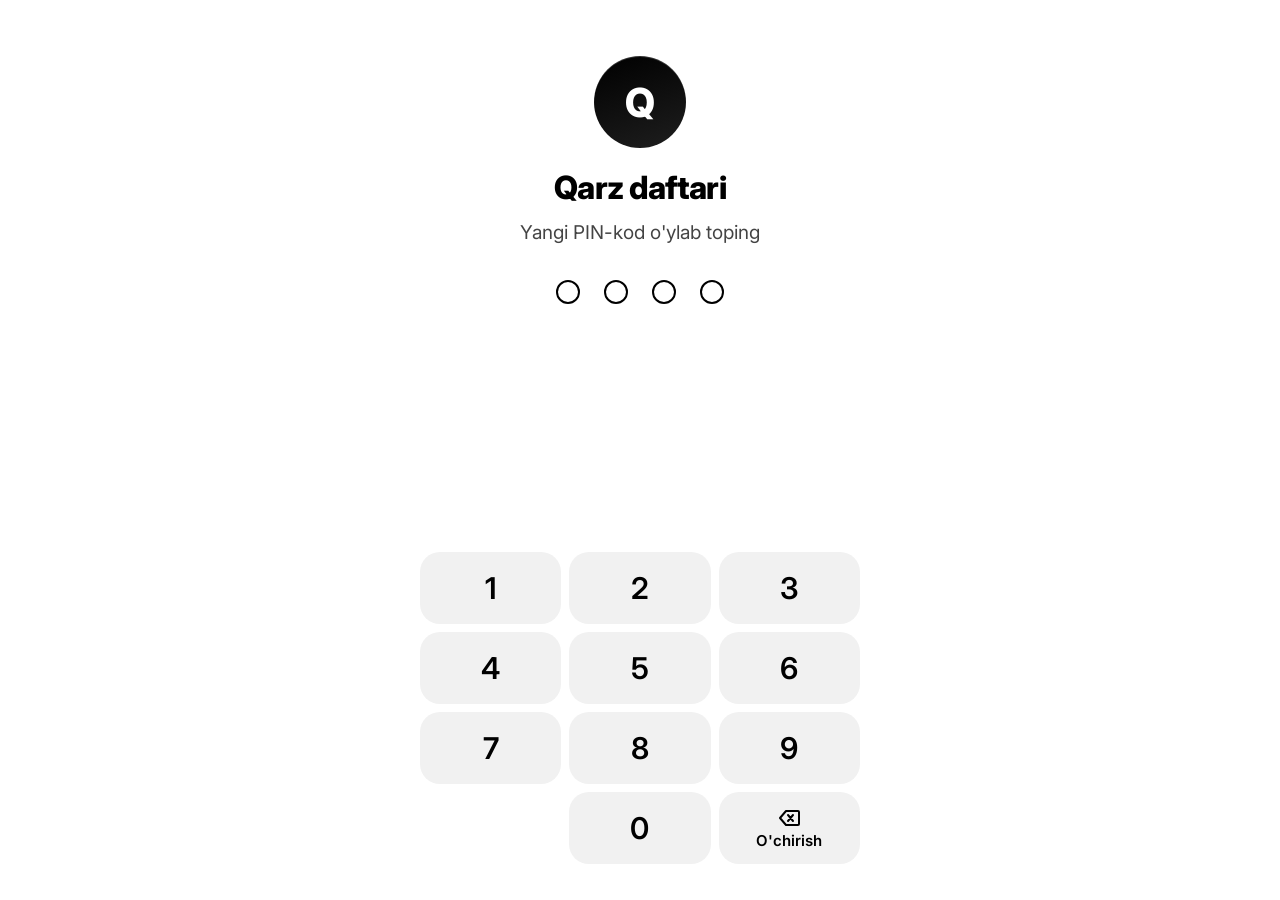
<file: index.html>
<!DOCTYPE html>
<html lang="uz">
<head>
<meta charset="utf-8">
<meta name="viewport" content="width=device-width, initial-scale=1, viewport-fit=cover">
<meta name="theme-color" content="#ffffff">
<meta name="apple-mobile-web-app-capable" content="yes">
<meta name="mobile-web-app-capable" content="yes">
<meta name="apple-mobile-web-app-status-bar-style" content="default">
<meta name="apple-mobile-web-app-title" content="Qarz daftari">
<title>Qarz daftari</title>
<link rel="manifest" href="manifest.webmanifest">
<link rel="icon" href="icon.svg" type="image/svg+xml">
<link rel="apple-touch-icon" href="icon-192.png">
<link rel="preconnect" href="https://fonts.googleapis.com">
<link href="https://fonts.googleapis.com/css2?family=Inter:wght@400;500;600;700;800&display=swap" rel="stylesheet">
<link rel="stylesheet" href="styles.css">
</head>
<body>
<main id="app"></main>
<div id="dlg" hidden></div>
<div id="toast" class="toast" hidden></div>
<script src="app.js"></script>
</body>
</html>
</file>
<file: styles.css>
:root{--g:#F1F1F1;--red:#E5484D;--amber:#F5A524;--green:#30A46C;--redT:#CD2B31;--sub:#555;--safeB:env(safe-area-inset-bottom,0px);--safeT:env(safe-area-inset-top,0px)}
*{box-sizing:border-box;-webkit-tap-highlight-color:transparent}
html,body{margin:0;background:#fff;color:#000;font-family:Inter,-apple-system,'SF Pro Text',system-ui,sans-serif;font-size:18px;-webkit-text-size-adjust:100%;touch-action:manipulation}
#app{max-width:480px;margin:0 auto;min-height:100dvh;position:relative}
button{font:inherit;color:inherit;border:0;background:none;padding:0;margin:0;cursor:pointer;-webkit-user-select:none;user-select:none}
input,textarea{font:inherit;color:#000}
input::placeholder,textarea::placeholder{color:#767676}
a{color:inherit;text-decoration:none}
.scr{min-height:100dvh;display:flex;flex-direction:column;padding-top:var(--safeT)}
.pad-nav{padding-bottom:calc(120px + var(--safeB))}

/* hero */
.hero{margin:10px 12px 0;border-radius:40px;background:linear-gradient(160deg,#000 0%,#1E1E1E 100%);padding:18px 18px 16px;color:#fff;display:flex;flex-direction:column}
.glass{background:rgba(255,255,255,.07);border:1px solid rgba(255,255,255,.12);box-shadow:inset 0 1px 0 rgba(255,255,255,.14)}
.gtext{background:linear-gradient(180deg,#fff 0%,#9E9E9E 100%);-webkit-background-clip:text;background-clip:text;color:transparent}
.hrow{display:flex;align-items:center;justify-content:space-between}
.logo{width:52px;height:52px;border-radius:26px;background:#fff;color:#000;display:flex;align-items:center;justify-content:center;font-size:24px;font-weight:800}
.bell{position:relative;width:56px;height:56px;border-radius:28px;display:flex;align-items:center;justify-content:center;color:#fff}
.badge{position:absolute;top:-4px;right:-4px;min-width:26px;height:26px;padding:0 6px;border-radius:13px;background:var(--red);color:#fff;font-size:15px;font-weight:800;display:flex;align-items:center;justify-content:center;border:2px solid #0A0A0A}
.hlabel{margin-top:22px;font-size:17px;color:#BDBDBD;font-weight:500}
.total{display:flex;align-items:baseline;gap:10px;margin-top:4px;flex-wrap:wrap}
.total .n{font-size:44px;font-weight:700;letter-spacing:-.03em;line-height:1.1}
.total .u{font-size:26px;font-weight:600}
.hsub{margin-top:6px;font-size:17px;color:#C4C4C4;font-weight:500}
.actions{display:grid;grid-template-columns:minmax(0,1fr) 104px minmax(0,1fr);gap:8px;align-items:start;margin-top:24px}
.pill{margin-top:10px;height:64px;border-radius:32px;display:flex;flex-direction:column;align-items:center;justify-content:center;gap:1px;color:#fff}
.pill.on{background:#fff;color:#000}
.pill .c{display:flex;align-items:center;gap:8px;font-size:20px;font-weight:800}
.pill .l{font-size:15px;font-weight:600}
.dot{width:10px;height:10px;border-radius:5px;display:inline-block;flex:none}
.bigplus{display:flex;flex-direction:column;align-items:center;gap:10px;color:#fff}
.bigplus .o{width:84px;height:84px;border-radius:42px;background:#fff;color:#000;display:flex;align-items:center;justify-content:center;box-shadow:0 0 0 7px rgba(255,255,255,.1),0 12px 30px rgba(0,0,0,.6)}
.bigplus span:last-child{font-size:16px;font-weight:700;white-space:nowrap}
.status{display:flex;justify-content:center;margin-top:18px}
.spill{height:40px;padding:0 18px;border-radius:20px;display:flex;align-items:center;gap:10px;font-size:16px;font-weight:600}
.spill.off{height:56px;border-radius:28px;font-weight:700;color:#fff;background:rgba(229,72,77,.18);border:1px solid rgba(229,72,77,.55)}

/* list */
.lhead{display:flex;align-items:center;justify-content:space-between;padding:22px 16px 12px 20px;position:relative}
.h2{font-size:24px;font-weight:800;letter-spacing:-.02em}
.fbtn{height:56px;padding:0 16px 0 20px;border-radius:28px;background:var(--g);display:flex;align-items:center;gap:8px;font-size:18px;font-weight:600}
.menu{position:absolute;right:16px;top:84px;z-index:20;width:230px;background:#fff;border-radius:20px;box-shadow:0 18px 50px rgba(0,0,0,.22),0 0 0 1px rgba(0,0,0,.06);padding:6px;display:flex;flex-direction:column}
.menu button{height:56px;border-radius:14px;padding:0 14px;display:flex;align-items:center;justify-content:space-between;font-size:18px;font-weight:600}
.menu button.on{background:var(--g)}
.search{margin:0 12px 10px;height:56px;border-radius:18px;background:var(--g);display:flex;align-items:center;gap:12px;padding:0 16px;color:var(--sub)}
.search input{flex:1;min-width:0;border:0;background:transparent;font-size:18px;outline:none;height:100%}
.list{display:flex;flex-direction:column;gap:8px;padding:0 12px}
.row{display:flex;align-items:center;gap:12px;min-height:80px;padding:12px 16px;background:var(--g);border-radius:18px;cursor:pointer;width:100%;text-align:left}
.av{width:52px;height:52px;border-radius:26px;flex:none;display:flex;align-items:center;justify-content:center;font-size:18px;font-weight:700}
.rmid{flex:1;min-width:0;display:flex;flex-direction:column;gap:3px}
.rname{font-size:18px;font-weight:600;overflow:hidden;text-overflow:ellipsis}
.rsub{font-size:15px;color:var(--sub);font-weight:500;display:flex;align-items:center;gap:6px;flex-wrap:wrap}
.rsub .dot{width:8px;height:8px}
.ramt{text-align:right;flex:none}
.ramt b{display:block;font-size:20px;font-weight:800}
.ramt small{font-size:15px;color:var(--sub);font-weight:500}
.swipe{position:relative;border-radius:18px;background:#000;overflow:hidden;touch-action:pan-y}
.swipe .act{position:absolute;right:0;top:0;bottom:0;width:128px;display:flex;flex-direction:column;align-items:center;justify-content:center;gap:4px;color:#fff;font-size:17px;font-weight:700}
.swipe .row{position:relative;transition:transform .22s ease;touch-action:pan-y}
.none{padding:30px 20px;text-align:center;font-size:18px;color:var(--sub)}

/* nav */
.nav{position:fixed;left:50%;transform:translateX(-50%);width:min(calc(100% - 32px),448px);bottom:calc(14px + var(--safeB));height:76px;border-radius:38px;background:#0A0A0A;display:grid;grid-template-columns:repeat(3,minmax(0,1fr));gap:4px;padding:8px;box-shadow:0 14px 34px rgba(0,0,0,.28);z-index:30}
.nav button{border-radius:30px;color:#B0B0B0;display:flex;flex-direction:column;align-items:center;justify-content:center;gap:3px}
.nav button span{font-size:15px;font-weight:600}
.nav button.on{background:rgba(255,255,255,.16);color:#fff}

/* empty */
.empty{display:flex;flex-direction:column;align-items:center;padding:14px 32px 0;text-align:center}
.arrow-h{width:22px;height:22px;border-top:4px solid #000;border-left:4px solid #000;transform:rotate(45deg);margin-bottom:-14px;border-radius:3px 0 0 0}
.arrow-s{width:4px;height:52px;background:#000;border-radius:2px}
.empty .t{font-size:21px;font-weight:700;line-height:1.35;margin-top:18px;text-wrap:balance}
.ill{position:relative;width:136px;height:150px;margin-top:26px}
.ill .b{position:absolute;left:16px;top:8px;width:116px;height:140px;border-radius:18px;background:#E4E4E4;transform:rotate(6deg)}
.ill .p{position:absolute;left:4px;top:0;width:116px;height:140px;border-radius:18px;background:var(--g);border:2px solid #000;padding:24px 16px 0 26px;display:flex;flex-direction:column;gap:14px}
.ill .p i{height:6px;border-radius:3px;background:#BDBDBD;display:block}
.ill .rings{position:absolute;left:-6px;top:22px;display:flex;flex-direction:column;gap:22px}
.ill .rings i{width:18px;height:8px;border-radius:4px;background:#000;display:block}
.ill .plus{position:absolute;right:-10px;bottom:-6px;width:48px;height:48px;border-radius:24px;background:var(--green);border:3px solid #fff;color:#fff;display:flex;align-items:center;justify-content:center}

/* generic */
.btn{width:100%;height:64px;border-radius:22px;font-size:20px;font-weight:700;display:flex;align-items:center;justify-content:center;gap:10px}
.btn.k{background:#000;color:#fff}
.btn.g{background:var(--g)}
.btn.gr{background:var(--green);color:#fff}
.btn.o{height:56px;border:2px solid #000;font-size:18px;font-weight:600;border-radius:20px}
.btn.s{height:56px;border-radius:20px;font-size:18px;font-weight:600}
.btn:active,.key:active,.chip:active{filter:brightness(.92)}
.btn[disabled]{opacity:.35}
.top{display:flex;align-items:center;justify-content:space-between;padding:8px 16px 0}
.back{height:56px;padding:0 20px 0 14px;border-radius:28px;background:var(--g);display:flex;align-items:center;gap:8px;font-size:18px;font-weight:600}
.step{font-size:20px;font-weight:800}
.prog{display:grid;grid-template-columns:repeat(3,minmax(0,1fr));gap:6px;padding:14px 16px 0}
.prog i{height:6px;border-radius:3px;background:#E0E0E0;display:block}
.prog i.on{background:#000}
.h1{padding:18px 16px 0;font-size:30px;font-weight:800;letter-spacing:-.02em}
.lbl{padding:16px 16px 10px;font-size:17px;font-weight:600;color:#444}
.lbl em{font-style:normal;font-weight:500;color:#6F6F6F}
.inp{width:100%;height:64px;border-radius:18px;background:var(--g);border:2px solid #000;padding:0 18px;font-size:20px;font-weight:600;outline:none}
.err{color:var(--redT);font-size:16px;font-weight:600;padding:8px 16px 0}
.chips{display:flex;flex-wrap:wrap;gap:8px;padding:0 16px}
.chip{height:56px;border-radius:28px;padding:0 16px 0 8px;display:flex;align-items:center;gap:10px;font-size:17px;font-weight:600;background:var(--g)}
.chip .av{width:40px;height:40px;font-size:15px}
.chip.on{background:#000;color:#fff}
.chip.on .av{background:#fff!important;color:#000!important}
.phone{display:flex;height:64px;border-radius:18px;background:var(--g);overflow:hidden}
.phone b{display:flex;align-items:center;padding:0 16px;font-size:20px;border-right:1px solid #D6D6D6}
.phone input{flex:1;min-width:0;border:0;background:transparent;padding:0 16px;font-size:20px;font-weight:600;outline:none}
.foot{margin-top:auto;padding:16px 16px calc(20px + var(--safeB));display:flex;flex-direction:column;gap:12px}
.amt{display:flex;align-items:baseline;justify-content:center;gap:10px;min-height:72px;padding:10px 16px 0}
.amt span:first-child{font-weight:800;letter-spacing:-.03em;line-height:72px}
.amt span:last-child{font-size:28px;font-weight:700;color:var(--sub)}
.seg{display:grid;grid-template-columns:1fr 1fr;width:230px;height:56px;padding:4px;border-radius:28px;background:var(--g);margin:12px auto 0}
.seg button{border-radius:24px;font-size:18px;font-weight:700}
.seg button.on{background:#000;color:#fff}
.quick{display:grid;grid-template-columns:repeat(3,minmax(0,1fr));gap:8px;padding:16px 16px 0}
.quick button{height:56px;border-radius:28px;border:2px solid #000;font-size:18px;font-weight:700}
.quick button:active{background:var(--g)}
.keypad{display:grid;grid-template-columns:repeat(3,minmax(0,1fr));gap:8px}
.key{height:60px;border-radius:18px;background:var(--g);font-size:28px;font-weight:600}
.key.del{display:flex;flex-direction:column;align-items:center;justify-content:center;gap:1px}
.key.del span{font-size:15px;font-weight:600}
.key:active{background:#DCDCDC}
.due{display:grid;grid-template-columns:repeat(2,minmax(0,1fr));gap:10px;padding:18px 16px 0}
.due button{height:80px;border-radius:20px;display:flex;flex-direction:column;align-items:center;justify-content:center;gap:4px;background:var(--g);position:relative}
.due button.on{background:#000;color:#fff}
.due button.w{grid-column:span 2}
.due .t{display:flex;align-items:center;gap:10px;font-size:21px;font-weight:700}
.due .d{font-size:16px;font-weight:500;color:#D6D6D6}
.hidden-date{position:absolute;inset:0;opacity:0;width:100%;height:100%;border:0;display:block;-webkit-appearance:none;appearance:none;z-index:2}
.note{width:100%;height:84px;border-radius:18px;background:var(--g);border:2px solid #000;padding:14px 16px;font-size:18px;resize:none;outline:none}
.addnote{width:100%;height:56px;border-radius:18px;background:var(--g);display:flex;align-items:center;gap:10px;padding:0 16px;font-size:18px;font-weight:600}
.addnote em{font-style:normal;font-weight:500;color:#6F6F6F}
.sum{background:var(--g);border-radius:18px;padding:14px 16px;display:flex;align-items:center;gap:12px}
.sum .av{width:48px;height:48px;background:#000;color:#fff;font-size:17px}
.sum .a{font-size:16px;color:#444;font-weight:500}

/* saved */
.ok{flex:1;display:flex;flex-direction:column;align-items:center;justify-content:center;gap:22px;padding:0 16px}
.okc{width:132px;height:132px;border-radius:66px;background:var(--green);color:#fff;display:flex;align-items:center;justify-content:center;box-shadow:0 0 0 16px rgba(48,164,108,.14);animation:pop .4s ease}
@keyframes pop{from{transform:scale(.6);opacity:0}}
.okt{font-size:34px;font-weight:800;letter-spacing:-.02em;margin-top:12px}
.card{width:100%;background:var(--g);border-radius:20px;padding:0 18px}
.ir{min-height:60px;display:flex;align-items:center;justify-content:space-between;gap:12px;border-bottom:1px solid #DFDFDF}
.ir:last-child{border-bottom:0}
.ir span:first-child{font-size:16px;color:var(--sub)}
.ir span:last-child{font-size:18px;font-weight:600;text-align:right}
.tgline{width:100%;display:flex;align-items:center;gap:14px;padding:4px 6px}
.tgline i{width:48px;height:48px;border-radius:24px;background:#000;color:#fff;flex:none;display:flex;align-items:center;justify-content:center}
.tgline span{font-size:18px;font-weight:600;line-height:1.35}
.bar{width:100%;height:6px;border-radius:3px;background:#E6E6E6;overflow:hidden}
.bar i{display:block;height:100%;background:#000;border-radius:3px;animation:fill 3s linear forwards}
@keyframes fill{from{width:0}to{width:100%}}
.hint{font-size:15px;color:var(--sub);font-weight:500;text-align:center}

/* detail */
.dhero{gap:20px;padding:14px 20px 24px}
.dback{height:56px;padding:0 20px 0 14px;border-radius:28px;display:flex;align-items:center;gap:8px;font-size:17px;font-weight:600;color:#fff;margin-left:-6px}
.who{display:flex;align-items:center;gap:14px}
.who .av{width:64px;height:64px;border-radius:32px;font-size:22px;font-weight:800}
.who .n{font-size:24px;font-weight:800;letter-spacing:-.01em}
.who .p{font-size:17px;color:#C4C4C4;margin-top:2px}
.pbar{height:10px;border-radius:5px;background:rgba(255,255,255,.12);overflow:hidden}
.pbar i{display:block;height:100%;border-radius:5px;background:linear-gradient(90deg,#BDBDBD,#fff)}
.stack{display:flex;flex-direction:column;gap:10px;padding:16px 12px 0}
.two{display:grid;grid-template-columns:1fr 1fr;gap:10px}
.hist{min-height:68px;border-radius:18px;background:var(--g);display:flex;align-items:center;gap:12px;padding:10px 16px}
.hist i{width:40px;height:40px;border-radius:20px;background:#fff;display:flex;align-items:center;justify-content:center;flex:none}
.hist div{flex:1}
.hist small{display:block;font-size:15px;color:var(--sub)}

/* sheet */
.shade{position:fixed;inset:0;background:rgba(0,0,0,.55);z-index:40;animation:fade .2s}
.sheet{position:fixed;left:50%;transform:translateX(-50%);width:100%;max-width:480px;bottom:0;background:#fff;border-radius:32px 32px 0 0;padding:10px 16px calc(20px + var(--safeB));display:flex;flex-direction:column;z-index:41;max-height:100dvh;overflow-y:auto;animation:up .25s ease}
@keyframes fade{from{opacity:0}}
@keyframes up{from{transform:translate(-50%,40%);opacity:0}}
.grab{width:44px;height:5px;border-radius:3px;background:#CFCFCF;align-self:center}
.datebtn{position:relative;margin-top:16px;height:56px;border-radius:18px;background:var(--g);display:flex;align-items:center;gap:12px;padding:0 16px;font-size:17px;width:100%}

/* settings */
.title{padding:16px 20px 0;font-size:34px;font-weight:800;letter-spacing:-.03em}
.tgcard{margin:18px 12px 0;background:var(--g);border-radius:28px;padding:20px 14px 16px;display:flex;flex-direction:column;gap:12px}
.stp{background:#fff;border-radius:18px;padding:14px;display:flex;gap:14px;align-items:flex-start}
.stp i{width:40px;height:40px;border-radius:20px;background:#000;color:#fff;display:flex;align-items:center;justify-content:center;font-size:20px;font-weight:800;flex:none;font-style:normal}
.stp div{font-size:18px;line-height:1.4;padding-top:7px}
.sinp{height:60px;border-radius:16px;background:#fff;border:1px solid #D6D6D6;padding:0 16px;font-size:17px;outline:none;width:100%}
.flbl{font-size:16px;font-weight:700;padding-left:4px}
.time{background:var(--g);border-radius:24px;padding:14px;display:flex;align-items:center;justify-content:space-between}
.time button{width:64px;height:64px;border-radius:32px;background:#fff;font-size:32px;font-weight:600}
.tog{min-height:84px;border-radius:20px;background:var(--g);display:flex;align-items:center;gap:14px;padding:12px 16px;text-align:left;width:100%}
.sw{width:64px;height:38px;border-radius:19px;padding:4px;display:flex;flex:none;background:#C4C4C4;justify-content:flex-start}
.sw.on{background:#000;justify-content:flex-end}
.sw i{width:30px;height:30px;border-radius:15px;background:#fff;box-shadow:0 1px 3px rgba(0,0,0,.25)}
.lrow{height:64px;border-radius:18px;background:var(--g);display:flex;align-items:center;gap:14px;padding:0 16px;font-size:18px;font-weight:600;width:100%}

/* pin */
.pinlogo{width:92px;height:92px;border-radius:46px;background:linear-gradient(160deg,#000,#1E1E1E);display:flex;align-items:center;justify-content:center;color:#fff;font-size:40px;font-weight:800;box-shadow:inset 0 1px 0 rgba(255,255,255,.18)}
.dots{display:flex;gap:24px;margin-top:22px}
.dots i{width:24px;height:24px;border-radius:12px;border:2.5px solid #000}
.dots i.on{background:#000}
.shake{animation:shake .35s}
@keyframes shake{25%{transform:translateX(-10px)}75%{transform:translateX(10px)}}

.toast{position:fixed;left:50%;transform:translateX(-50%);bottom:calc(104px + var(--safeB));width:min(calc(100% - 32px),448px);background:#000;color:#fff;border-radius:20px;padding:12px 12px 12px 18px;font-size:17px;font-weight:600;display:flex;align-items:center;gap:12px;z-index:60;box-shadow:0 14px 34px rgba(0,0,0,.3)}
.toast span{flex:1;line-height:1.35}
.toast button{height:48px;padding:0 16px;border-radius:14px;background:#fff;color:#000;font-weight:700;font-size:16px;flex:none}
.pinpad .key{font-size:30px;border-radius:20px}
.toast[hidden]{display:none}
</file>
